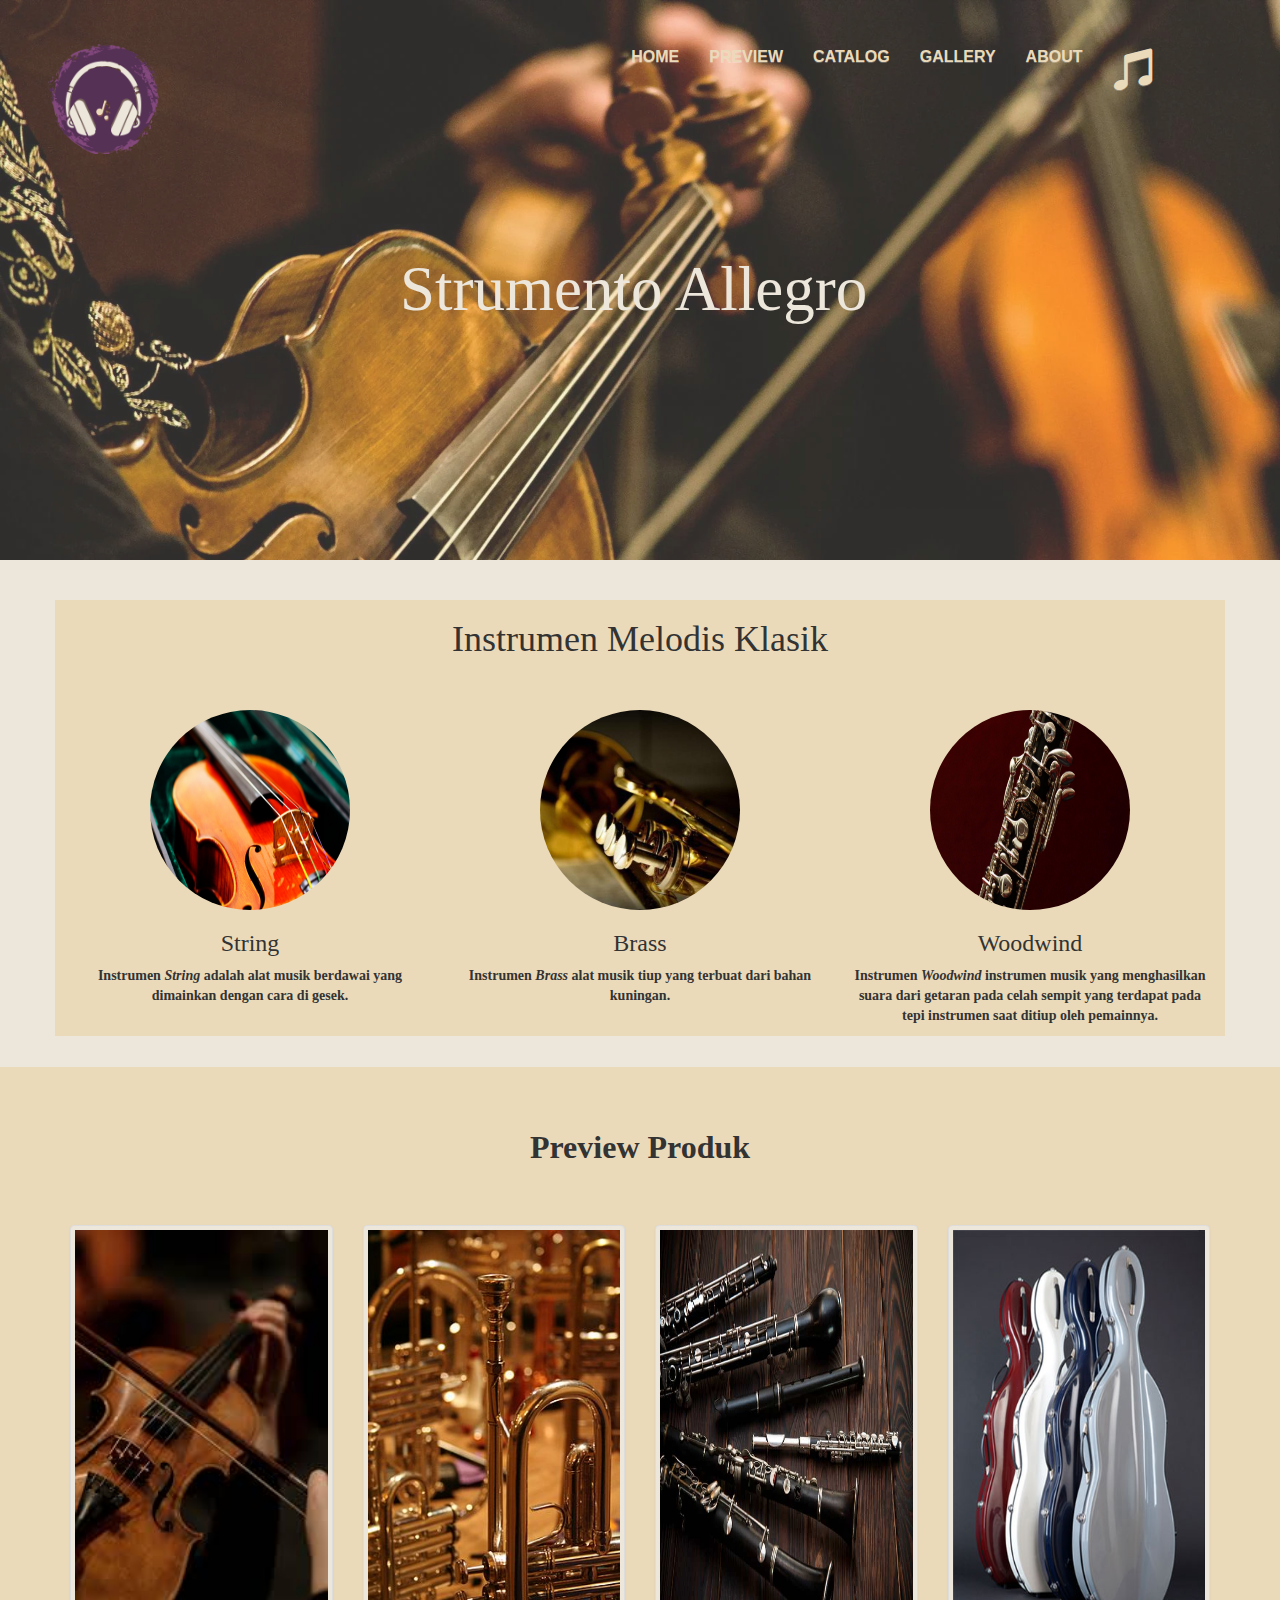
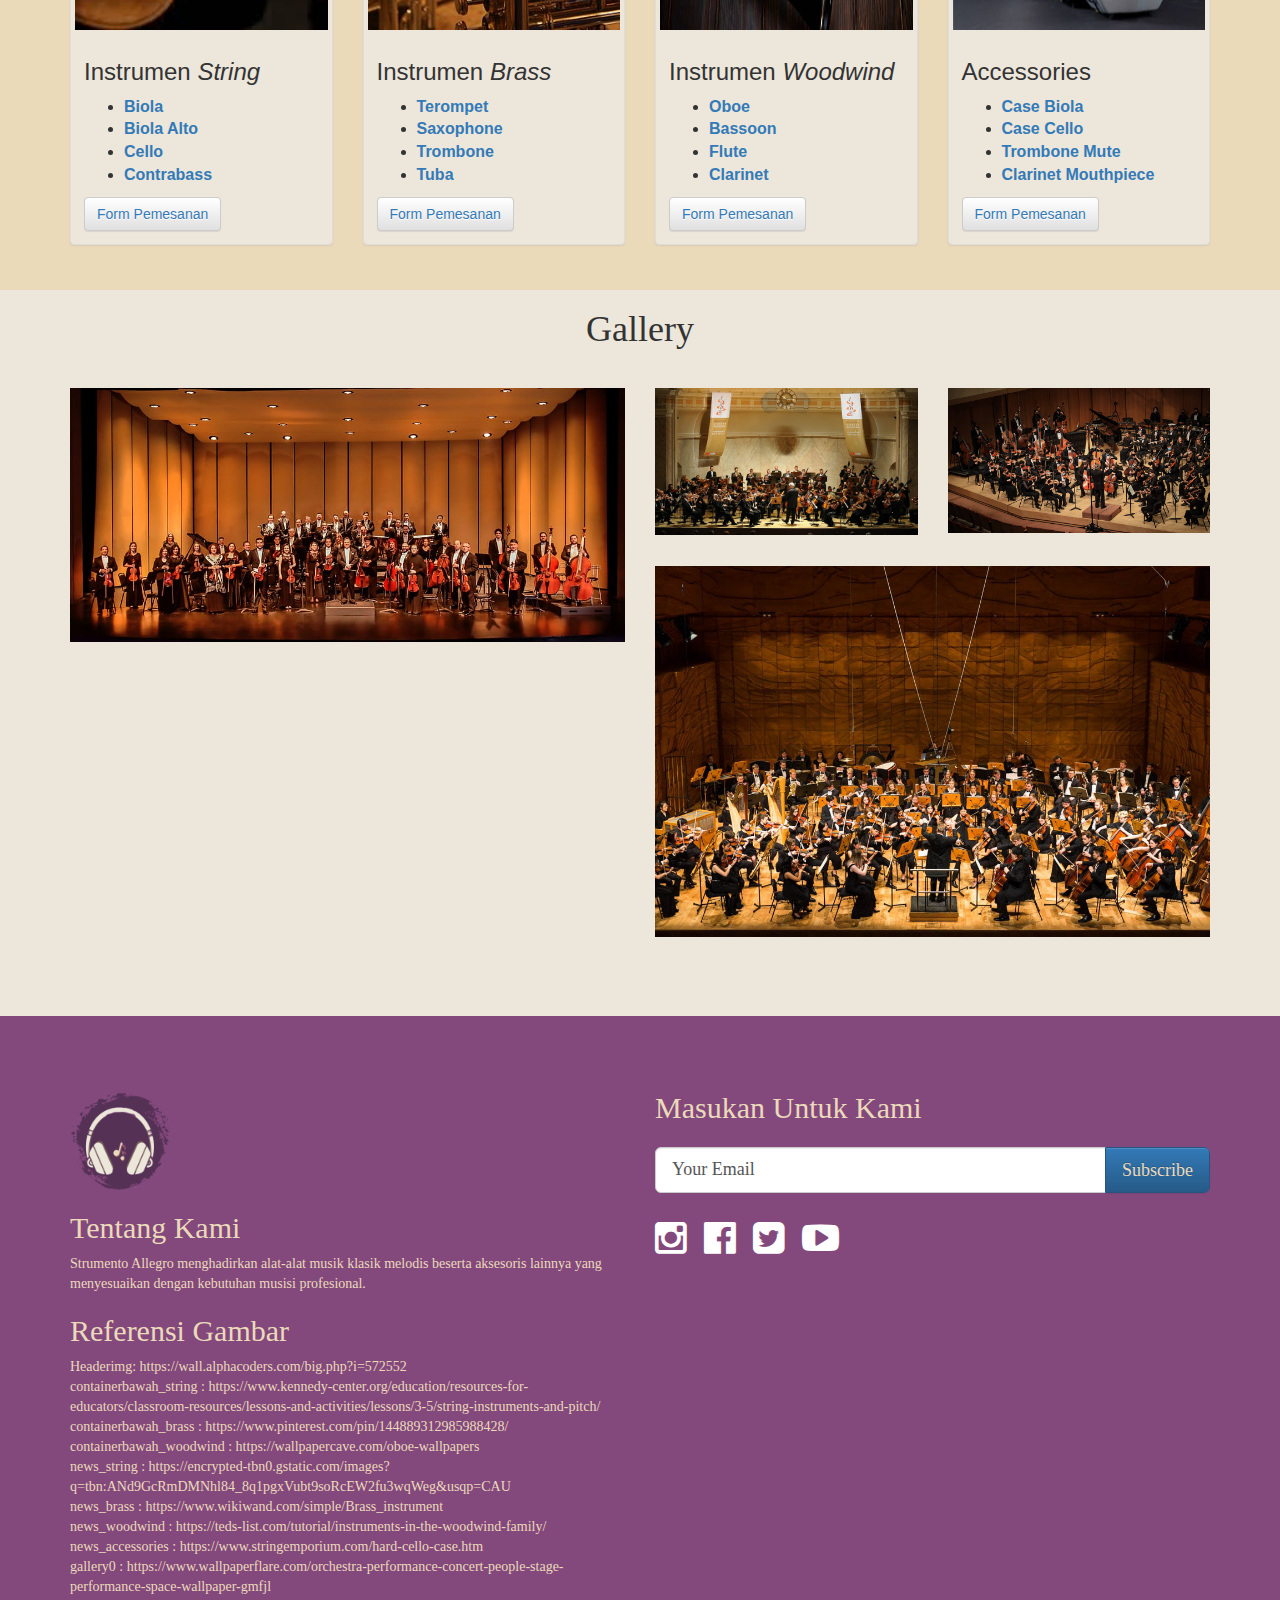
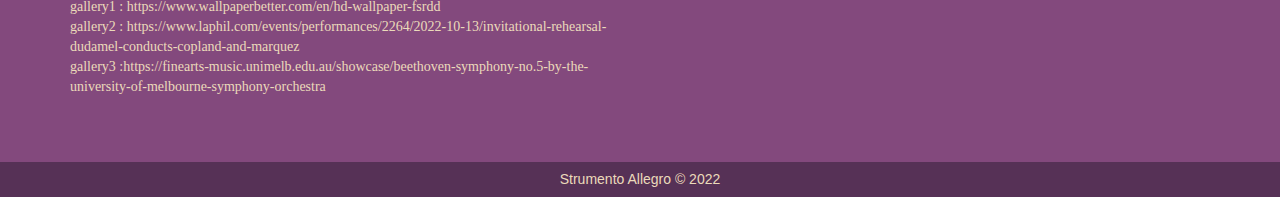
<file: index.html>
<!DOCTYPE html>
<html>

<head>
  <meta charset="utf-8">
  <meta name="viewport" content="width=device-width, initial-scale=1.0">
  <title>Benvenuto in Strumento Allegro!</title>
  <link rel="stylesheet" href="assets/bootstrap/css/bootstrap.min.css">
  <link rel="stylesheet" href="assets/fonts/font-awesome.min.css">
  <link rel="stylesheet" href="assets/css/styles.css">
</head>

<body>
  <!-- navbar -->
  <nav class="navbar navbar-default navbar-static-top">
    <div class="container" id="navbar">
      <div class="navbar-header">
        <a href="#" class="navbar-brand navbar-link"><img src="assets/img/0logo_invis.png"></a>
        <button class="navbar-toggle collapsed" data-toggle="collapse" data-target="#navcol-1"><span class="sr-only">Toggle navigation</span><span class="icon-bar"></span><span class="icon-bar"></span><span class="icon-bar"></span></button>
      </div>
      <div class="collapse navbar-collapse" id="navcol-1">
        <ul class="nav navbar-nav navbar-right">
          <li role="presentation"><a href="#home">HOME</a></li>
          <li role="presentation"><a href="#news">PREVIEW</a></li>
          <li role="presentation"><a href="catalog.html">CATALOG</a></li>
          <li role="presentation"><a href="#gallery">GALLERY</a></li>
          <li role="presentation"><a href="#about">ABOUT</a></li>
          <li role="presentation"><a href="#"><i class="glyphicon glyphicon-music"></i></a></li>
        </ul>
      </div>
    </div>
  </nav>
  <!-- navbar -->

  <!-- jumbotron -->
  <div id="background">
    <div class="jumbotron">
      <h1>Strumento Allegro</h1>
      <!--<p><a href="#" class="btn btn-default" role="button">EXPLORE</a></p>-->
    </div>
  </div>
  <!-- jumbotron -->


  <!-- container atas -->
<!--
  <div id="home">
    <div class="isi">
      <div class="container atas">
        <h1>The Culture of Indonesia</h1>
        <div class="row">
          <div class="col-lg-4 col-md-4 col-sm-12 col-xs-12">
            <i class="glyphicon glyphicon-map-marker"></i>
            <h3>STRATEGIC</h3>
            <p class="text-justify"><strong>Lorem Ipsum</strong>Berbicara tentang keingahan INDONESIA dan mempublikasikannya melalui media digital, Berbicara tentang keingahan INDONESIA dan mempublikasikannya melalui media digital.</p>
          </div>
          <div class="col-lg-4 col-md-4 col-sm-12 col-xs-12">
            <i class="glyphicon glyphicon-tree-conifer"></i>
            <h3>CLIMATE</h3>
            <p class="text-justify"><strong>Lorem Ipsum</strong>Lorem Ipsum is simply dummy text of the printing and typesetting industry.Lorem Ipsum has been the industry's standard dummy text ever since the 1500s, when an unknown printer took a galley of type and scrambled it to make a type specimen book. It has survived not only five centuries, but also the leap into electronic typesetting, remaining essentially unchanged. It was popularised in the 1960s with the release of Letraset sheets containing Lorem Ipsum passages, and more recently with desktop publishing software like Aldus PageMaker including versions of Lorem Ipsum.</p>
          </div>
          <div class="col-lg-4 col-md-4 col-sm-12 col-xs-12">
            <i class="glyphicon glyphicon-camera"></i>
            <h3>EXOTIC</h3>
            <p class="text-justify"><strong>Lorem Ipsum</strong>Lorem Ipsum is simply dummy text of the printing and typesetting industry.Lorem Ipsum has been the industry's standard dummy text ever since the 1500s, when an unknown printer took a galley of type and scrambled it to make a type specimen book. It has survived not only five centuries, but also the leap into electronic typesetting, remaining essentially unchanged. It was popularised in the 1960s with the release of Letraset sheets containing Lorem Ipsum passages, and more recently with desktop publishing software like Aldus PageMaker including versions of Lorem Ipsum.</p>
          </div>
        </div>
      </div>
    </div>
  </div>
-->
  <!-- container atas --> 


  <!-- container bawah -->
  <div class="container bawah">
    <h1>Instrumen Melodis Klasik</h1>
    <div class="row">
      <div class="col-lg-4 col-md-4 col-sm-12 col-xs-12"><img class="img-circle" src="assets/img/0instrument_string.jfif" width="200px">
        <h3>String</h3>
        <p class="text-center"><strong>Instrumen <i>String</i> </strong>adalah alat musik berdawai yang dimainkan dengan cara di gesek.</p>
      </div>
      <div class="col-lg-4 col-md-4 col-sm-12 col-xs-12"><img class="img-circle" src="assets/img/0instrument_brass.jpg" width="200px">
        <h3>Brass</h3>
        <p class="text-center"><strong>Instrumen <i>Brass</i> </strong>alat musik tiup yang terbuat dari bahan kuningan.</p>
      </div><div class="col-lg-4 col-md-4 col-sm-12 col-xs-12"><img class="img-circle" src="assets/img/0instrument_woodwind.jpg" width="200px">
        <h3>Woodwind</h3>
        <p class="text-center"><strong>Instrumen <i>Woodwind</i> </strong>instrumen musik yang menghasilkan suara dari getaran pada celah sempit yang terdapat pada tepi instrumen saat ditiup oleh pemainnya.</p>
      </div>
    </div>
  </div>
  <!-- container bawah -->

  <!-- container news -->
  <div id="news">
    <h2>Preview Produk</h2>
    <div class="container">
      <div class="row">
        <div class="col-lg-3 col-md-3 col-sm-6 col-xs-6">
          <div class="thumbnail"><img src="assets/img/news_string.png">
          <div class="caption">
            <h3>Instrumen <i>String</i></h3>
            <p class="text-justify">
              <ul>
                <li><a href="https://ta.tokopedia.com/promo/v1/clicks/[base64]?dv=desktop&uid=0&src=search&click_ad_type=2&is_search=1&keywords=biola&page=1&keyword_correction=biola&t=desktop&r=https%3A%2F%2Fwww.tokopedia.com%2Feleonoraviolin%2Fshifen-401-violin-biola-4-4-original&cpm_template_req=3&template_id_used=3&product_id=6791693272">Biola</a></li>
                <li><a href="https://www.tokopedia.com/semusichouse/viola-biola-alto-pearl-river-ukuran-size-13-13-14-14-15-15-16-16?extParam=ivf%3Dfalse%26src%3Dsearch">Biola Alto</a></li>
                <li><a href="https://www.alibaba.com/pla/large-middle-grade-customized-german-cello_62325790218.html?mark=google_shopping&biz=pla&searchText=cello&product_id=62325790218&language=en&field=UG&src=sem_ggl&from=sem_ggl&cmpgn=17916802014&adgrp=&fditm=&tgt=&locintrst=&locphyscl=1007700&mtchtyp=&ntwrk=x&device=c&dvcmdl=&creative=&plcmnt=&plcmntcat=&p1=&p2=&aceid=&position=&localKeyword=&gclid=Cj0KCQiA1NebBhDDARIsAANiDD3FOXewX9JR5zO-WDQN20qEbwGCEU-udldNp0NXvUUNgXtgXVMz7uQaAqXDEALw_wcB">Cello</a></li>
                <li><a href="https://www.tokopedia.com/discovery/rekomendasi?recomProdId=5089369606&ref=googleshopping&c=14669987697&m=363455603&p=5089369606&gclid=Cj0KCQiA1NebBhDDARIsAANiDD16Yzpskixq08EAhQ7StE8lT6m3qhkEqmx1LPV8q5OXrRBSPSMyyvEaAuxEEALw_wcB&gclsrc=aw.ds">Contrabass</a></li>
              </ul>
            </p>
            <button class="btn btn-default"type="button"><a href="order.html">Form Pemesanan</a></button>
          </div>
          </div>
        </div>
        <div class="col-lg-3 col-md-3 col-sm-6 col-xs-6">
          <div class="thumbnail"><img src="assets/img/news_brass.jpg">
          <div class="caption">
            <h3>Instrumen <i>Brass</i></h3>
            <p class="text-justify"><ul>
              <li><a href="https://www.tokopedia.com/saxophone/trumpet-boston">Terompet</a></li>
              <li><a href="https://www.tokopedia.com/ludwigbyjsax/ludwig-alto-saxophone-las-275-by-jsax-100-new?extParam=ivf%3Dfalse&src=topads">Saxophone</a></li>
              <li><a href="https://www.tokopedia.com/doremimusik/trombone-alto-slide-gold-ostrava-hardcase-original?extParam=ivf%3Dfalse%26src%3Dsearch">Trombone</a></li>
              <li><a href="https://www.alibaba.com/pla/Weifang-Rebon-nice-quality-Bb-tuba_62229516088.html?mark=google_shopping&biz=pla&searchText=trumpet&product_id=62229516088&language=en&field=UG&src=sem_ggl&from=sem_ggl&cmpgn=17916802014&adgrp=&fditm=&tgt=&locintrst=&locphyscl=1007700&mtchtyp=&ntwrk=x&device=c&dvcmdl=&creative=&plcmnt=&plcmntcat=&p1=&p2=&aceid=&position=&localKeyword=&gclid=Cj0KCQiA1NebBhDDARIsAANiDD3AhTnbcT_wvFEQI29PcBxhGsY7WmIS0kUbBmD0vvnEnsqJObV0CHYaAnoJEALw_wcB">Tuba</a></li>
            </ul></p>
            <button class="btn btn-default"type="button"><a href="order.html">Form Pemesanan</a></button>
          </div>
          </div>
        </div>
        <div class="col-lg-3 col-md-3 col-sm-6 col-xs-6">
          <div class="thumbnail"><img src="assets/img/news_woodwind.jpeg">
          <div class="caption">
            <h3>Instrumen <i>Woodwind</i></h3>
            <p class="text-justify"><ul>
              <li><a href="https://www.alibaba.com/pla/C-Key-Oboe-Professional-Oboe_60421248103.html?mark=google_shopping&biz=pla&searchText=clarinet&product_id=60421248103&language=en&field=UG&src=sem_ggl&from=sem_ggl&cmpgn=17916802014&adgrp=&fditm=&tgt=&locintrst=&locphyscl=1007700&mtchtyp=&ntwrk=x&device=c&dvcmdl=&creative=&plcmnt=&plcmntcat=&p1=&p2=&aceid=&position=&localKeyword=&gclid=Cj0KCQiA1NebBhDDARIsAANiDD3RBnZwkcnn7zcSKyT1AuVCcCx4_6JBE_rRfF3mj6qMVlDUVUB8oX0aAg8dEALw_wcB">Oboe</a></li>
              <li><a href="https://www.alibaba.com/pla/Top-class-handmade-bassoon-Chinese-fagott_1600100728778.html?mark=google_shopping&biz=pla&searchText=clarinet&product_id=1600100728778&language=en&field=UG&src=sem_ggl&from=sem_ggl&cmpgn=17916802014&adgrp=&fditm=&tgt=&locintrst=&locphyscl=1007700&mtchtyp=&ntwrk=x&device=c&dvcmdl=&creative=&plcmnt=&plcmntcat=&p1=&p2=&aceid=&position=&localKeyword=&gclid=Cj0KCQiA1NebBhDDARIsAANiDD0GQCOUR73eidcBI7eGmw91IdnATDvwMK5l5ij3nNMw3YMKhsE4Z_gaArSBEALw_wcB">Bassoon</a></li>
              <li><a href="https://shopee.co.id/Flute-Yamaha-YFL-372-i.306155985.6576566339?gclid=Cj0KCQiA1NebBhDDARIsAANiDD0j_Lc3FjUPVwA44gMxRnMmU5GbFJscl34UfwSq6gLVhWUSGo1nnMAaAm_sEALw_wcB">Flute</a></li>
              <li><a href="https://www.alibaba.com/pla/very-economical-popular-model-G-clarinet_62549234517.html?mark=google_shopping&biz=pla&searchText=clarinet&product_id=62549234517&language=en&field=UG&src=sem_ggl&from=sem_ggl&cmpgn=17916802014&adgrp=&fditm=&tgt=&locintrst=&locphyscl=1007700&mtchtyp=&ntwrk=x&device=c&dvcmdl=&creative=&plcmnt=&plcmntcat=&p1=&p2=&aceid=&position=&localKeyword=&gclid=Cj0KCQiA1NebBhDDARIsAANiDD19K0qK4epcK_V6v1OVi49bFMxcAoDs2v45cKQ_NkditMXzzfzEJOgaAk-SEALw_wcB">Clarinet</a></li>
            </ul></p>
            <button class="btn btn-default"type="button"><a href="order.html"><a href="order.html">Form Pemesanan</a></button>
          </div>
          </div>
        </div>
        <div class="col-lg-3 col-md-3 col-sm-6 col-xs-6">
          <div class="thumbnail"><img src="assets/img/news_accessories.jpg">
          <div class="caption">
            <h3>Accessories</h3>
            <p class="text-justify"><ul>
              <li><a href="https://shopee.co.id/Case-Casing-Tas-Wadah-Hardcase-Biola-Violin-Copotan-Scott-Guan-140-Ukuran-4-4-i.609105171.12295437441?gclid=Cj0KCQiA1NebBhDDARIsAANiDD1KgYyTJ_dyEz5q14-moSct6suR63_9U84nRQQd88I87kCtp6TXKD4aAhtBEALw_wcB">Case Biola</a></li>
              <li><a href="https://www.alibaba.com/pla/Lightweight-cello-case-44-carbon-fiber_62231820210.html?mark=google_shopping&biz=pla&searchText=instrument+bags+cases&product_id=62231820210&language=en&field=UG&src=sem_ggl&from=sem_ggl&cmpgn=17916802014&adgrp=&fditm=&tgt=&locintrst=&locphyscl=1007700&mtchtyp=&ntwrk=x&device=c&dvcmdl=&creative=&plcmnt=&plcmntcat=&p1=&p2=&aceid=&position=&localKeyword=&gclid=Cj0KCQiA1NebBhDDARIsAANiDD0yMQQtFI55MFhmQS9PSb13jGhY3_izN-TCTARli3CMK_qNLaSQBoEaAkmoEALw_wcB">Case Cello</a></li>
              <li><a href="https://www.ebay.com/itm/304586205684?norover=1&mkevt=1&mkrid=711-153320-877651-5&mkcid=2&itemid=304586205684&targetid=360989572517&device=c&mktype=pla&googleloc=1007700&poi=&campaignid=18192474926&mkgroupid=143477260951&rlsatarget=pla-360989572517&abcId=&merchantid=119648210&gclid=Cj0KCQiA1NebBhDDARIsAANiDD2X1zb0-Z4kcHz3QRX78pWCBG9LlcNlN7CWl-T5Ll9fdJDboEOx4m8aArODEALw_wcB">Trombone Mute</a></li>
              <li><a href="https://www.alibaba.com/pla/acrylic-Transparent-Bb-Clarinet-Mouthpiece-saxophone_62590500362.html?mark=google_shopping&biz=pla&searchText=musical+instruments+accessories&product_id=62590500362&language=en&field=UG&src=sem_ggl&from=sem_ggl&cmpgn=17916802014&adgrp=&fditm=&tgt=&locintrst=&locphyscl=1007700&mtchtyp=&ntwrk=x&device=c&dvcmdl=&creative=&plcmnt=&plcmntcat=&p1=&p2=&aceid=&position=&localKeyword=&gclid=Cj0KCQiA1NebBhDDARIsAANiDD2buWy02G7M7cPW1TE0W2apUnAVMKjFlU9FTeDaA6r9CT-3epWPw7EaAngNEALw_wcB">Clarinet Mouthpiece</a></li>
            </ul></p>
            <button class="btn btn-default"type="button"><a href="order.html">Form Pemesanan</a></button>
          </div>
          </div>
        </div>
      </div>
    </div>
  </div>
  <!-- container news -->

  <!-- gallery -->
  <div id="gallery">
    <div class="container">
      <h1>Gallery</h1>
      <div class="row">
        <div class="col-lg-6 col-md-6 col-sm-6 col-xs-6" id="satu"><img class="img-responsive" src="assets/img/gallery_orc0.jpg" width="3000px"></div>
        <div class="col-lg-3 col-md-3 col-sm-3 col-xs-3" id="satu"><img class="img-responsive" src="assets/img/gallery_orc1.jpg" width="300px"></div>
        <div class="col-lg-3 col-md-3 col-sm-3 col-xs-3" id="satu"><img class="img-responsive" src="assets/img/gallery_orc2.jpg" width="300px"></div>
        <div class="col-lg-6 col-md-6 col-sm-6 col-xs-6" id="dua"><img class="img-responsive" src="assets/img/gallery_orc3.jpg" width="600px"></div>
      </div>
    </div>
  </div>
  <!-- gallery -->

  <!-- about -->
  <div id="about">
    <div class="container footer">
      <div class="col-lg-6 col-md-6 col-sm-12 col-xs-12">
        <h1> <img src="assets/img/0logo_invis.png" width="180px"></h1>
        <h2>Tentang Kami</h2>
        <p>Strumento Allegro menghadirkan alat-alat musik klasik melodis beserta aksesoris lainnya yang menyesuaikan dengan kebutuhan musisi profesional.</p>
        <h2>Referensi Gambar</h2>
        <p>Headerimg: https://wall.alphacoders.com/big.php?i=572552<br>
          containerbawah_string : https://www.kennedy-center.org/education/resources-for-educators/classroom-resources/lessons-and-activities/lessons/3-5/string-instruments-and-pitch/<br>
          containerbawah_brass : https://www.pinterest.com/pin/144889312985988428/<br>
          containerbawah_woodwind : https://wallpapercave.com/oboe-wallpapers<br>
          
          news_string : https://encrypted-tbn0.gstatic.com/images?q=tbn:ANd9GcRmDMNhl84_8q1pgxVubt9soRcEW2fu3wqWeg&usqp=CAU<br>
          news_brass : https://www.wikiwand.com/simple/Brass_instrument<br>
          news_woodwind : https://teds-list.com/tutorial/instruments-in-the-woodwind-family/<br>
          news_accessories : https://www.stringemporium.com/hard-cello-case.htm<br>
          
          gallery0 : https://www.wallpaperflare.com/orchestra-performance-concert-people-stage-performance-space-wallpaper-gmfjl<br>
          gallery1 : https://www.wallpaperbetter.com/en/hd-wallpaper-fsrdd<br>
          gallery2 : https://www.laphil.com/events/performances/2264/2022-10-13/invitational-rehearsal-dudamel-conducts-copland-and-marquez<br>
          gallery3 :https://finearts-music.unimelb.edu.au/showcase/beethoven-symphony-no.5-by-the-university-of-melbourne-symphony-orchestra</p>
      </div>
        <div class="col-lg-6 col-md-6 col-sm-12 col-xs-12">
          <h2>Masukan Untuk Kami</h2>
          <div class="input-group input-group-lg">
            <input type="text" class="form-control" value="Your Email">
            <div class="input-group-btn">
              <button class="btn btn-primary" type="submit">Subscribe </button>
            </div>
          </div>
          <div id="icon"><i class="fa fa-instagram"></i><i class="fa fa-facebook-official"></i><i class="fa fa-twitter-square"></i><i class="fa fa-youtube-play"></i></div>
        </div>
    </div>
  </div>
  <!-- about -->

  <!-- kaki -->
  <div id="kaki">
    <div class="container">
      <h5 class="text-center">Strumento Allegro © 2022</h5>
    </div>
  </div>
  <!-- kaki -->
  <script src="assets/js/jquery.min.js"></script>
  <script src="assets/bootstrap/js/bootstrap.min.js"></script>
</body>

</html>
</file>
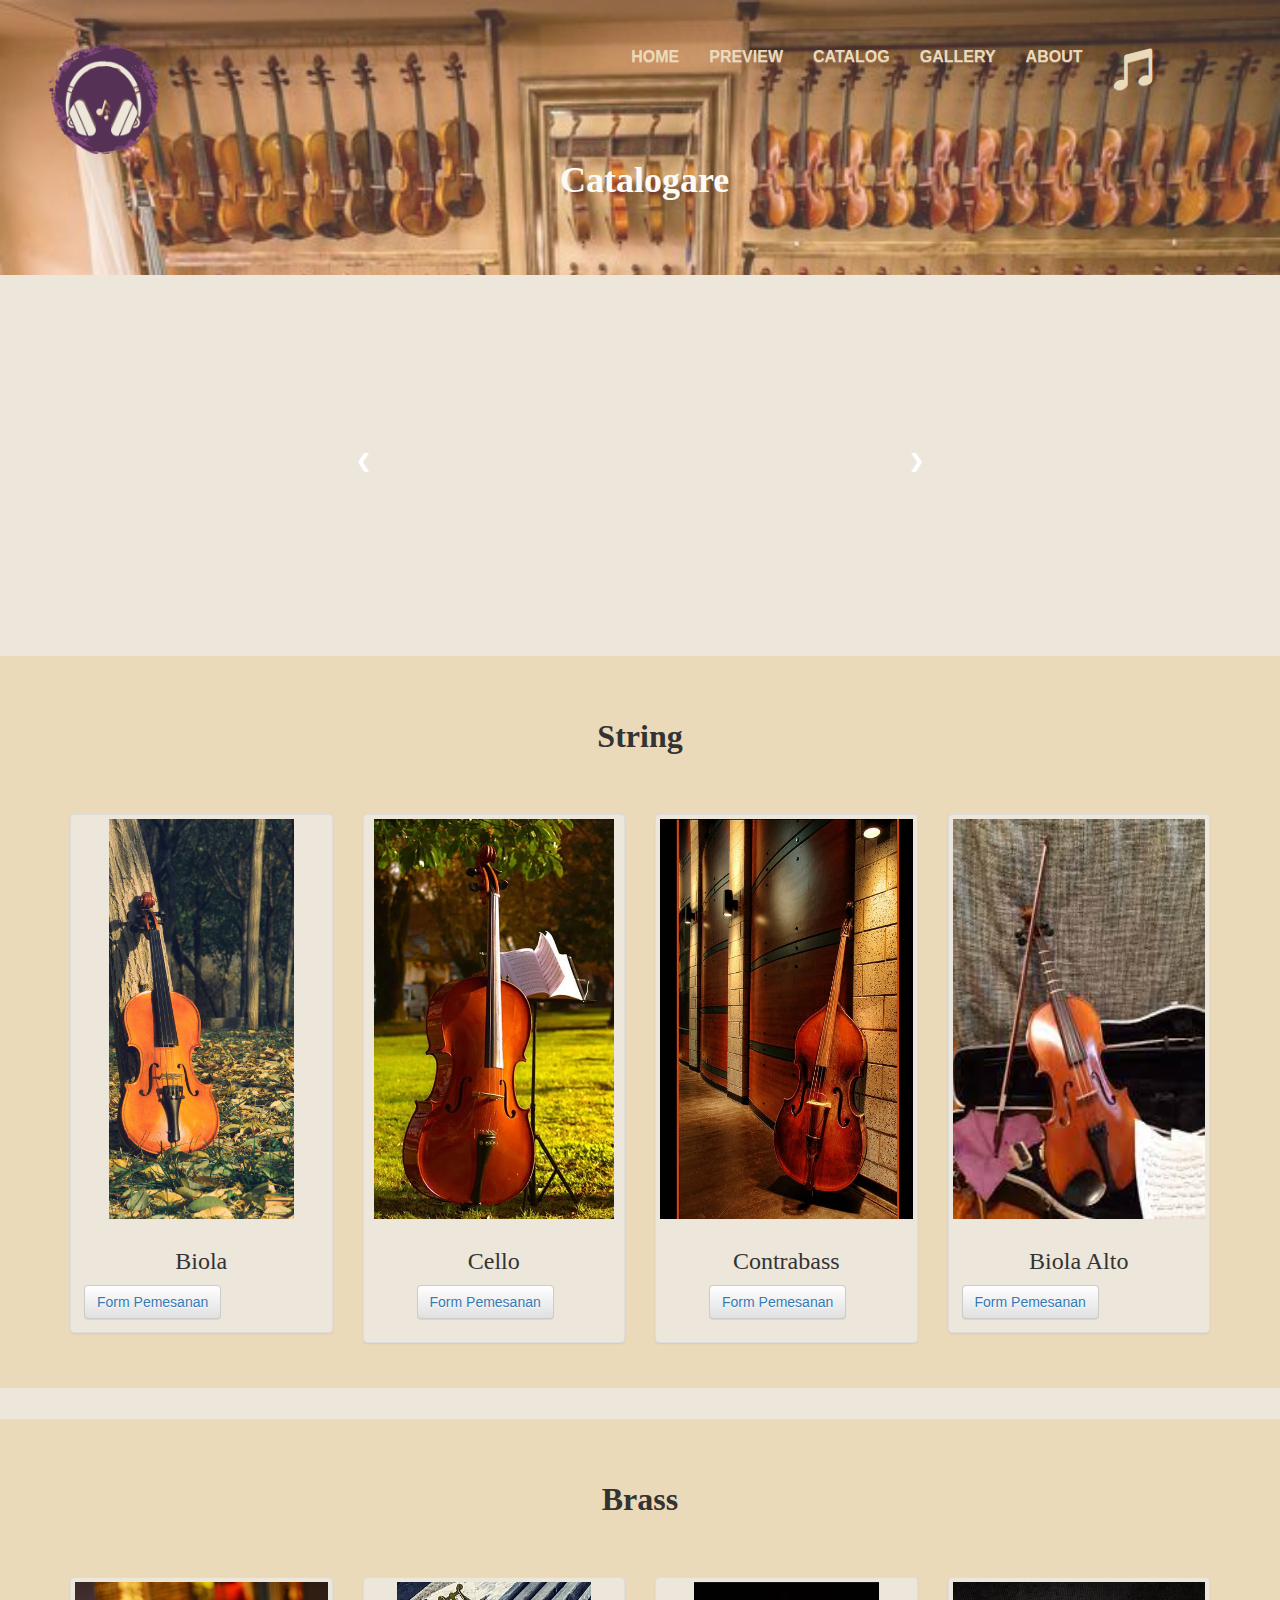
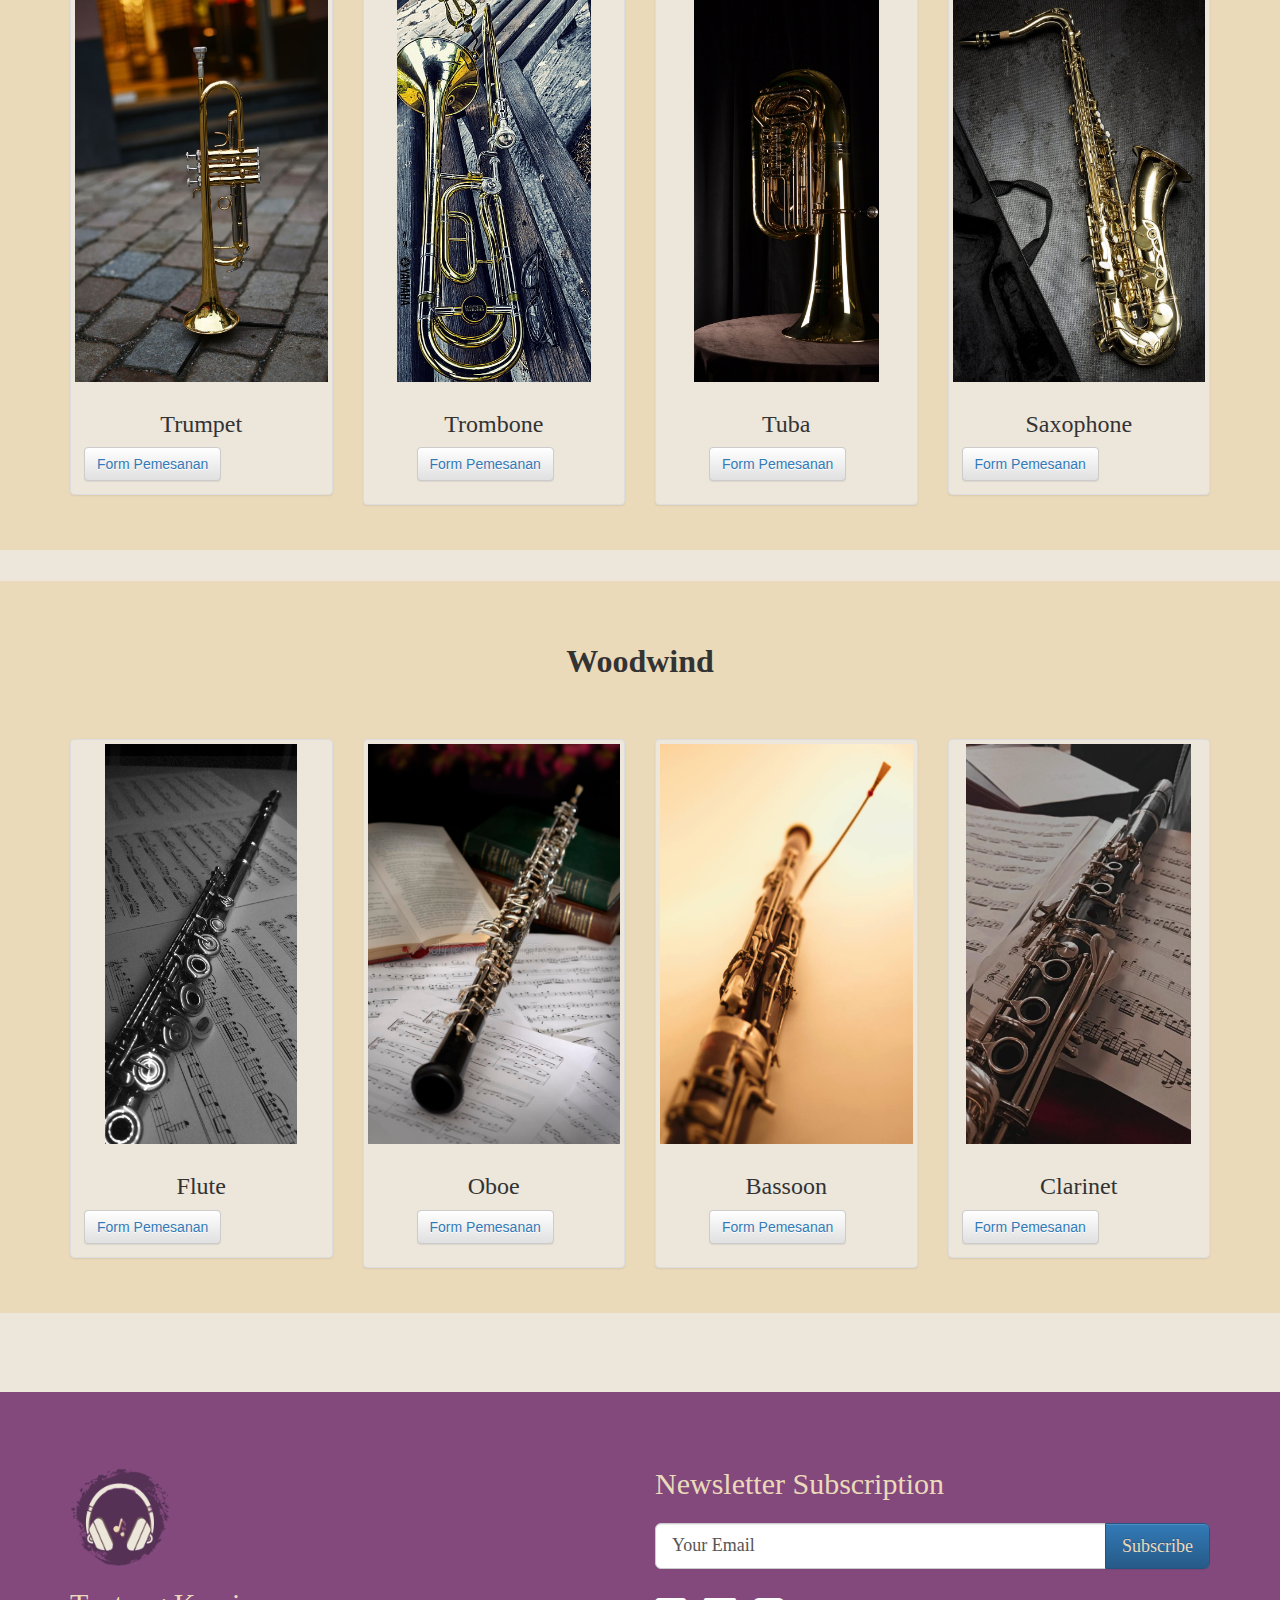
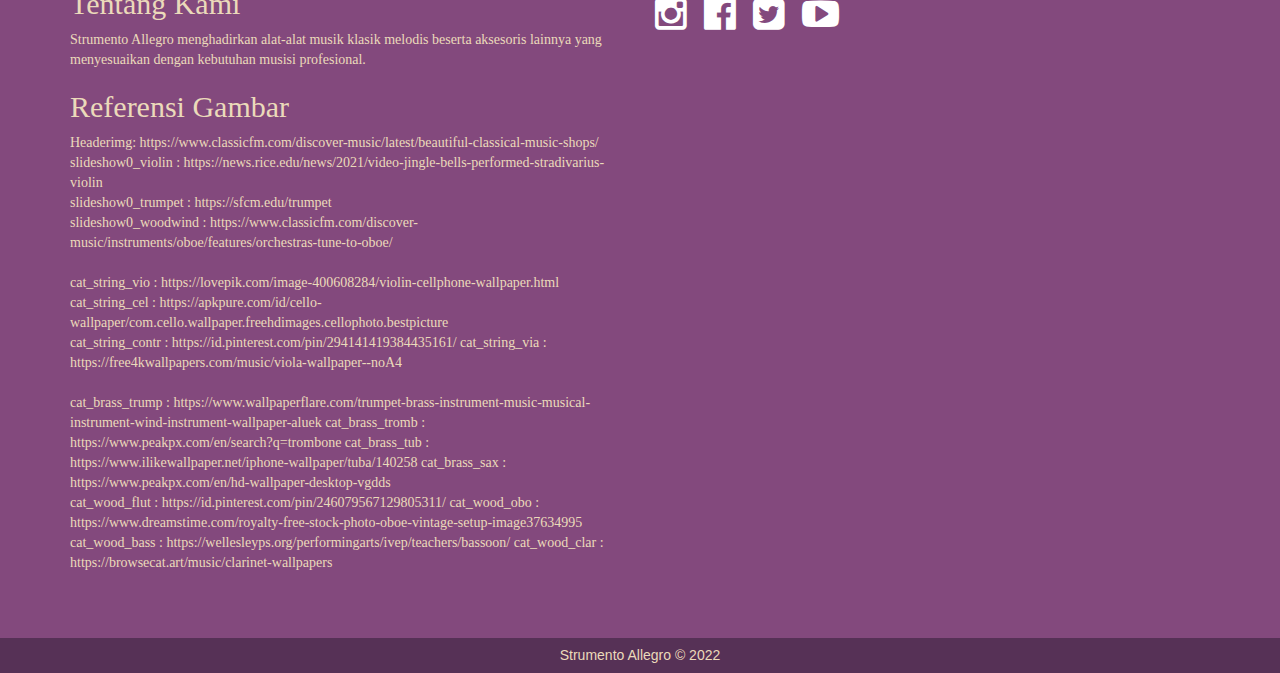
<file: catalog.html>
<!DOCTYPE html>
<html>

<head>
  <meta charset="utf-8">
  <meta name="viewport" content="width=device-width, initial-scale=1.0">
  <title>Catalogare</title>
  <link rel="stylesheet" href="assets/bootstrap/css/bootstrap.min.css">
  <link rel="stylesheet" href="assets/fonts/font-awesome.min.css">
  <link rel="stylesheet" href="assets/css/styles.css">
</head>

<body>
  <!-- navbar -->
  <nav class="navbar navbar-default navbar-static-top">
    <div class="container" id="navbar">
      <div class="navbar-header">
        <a href="#" class="navbar-brand navbar-link"><img src="assets/img/0logo_invis.png"></a>
        <button class="navbar-toggle collapsed" data-toggle="collapse" data-target="#navcol-1"><span class="sr-only">Toggle navigation</span><span class="icon-bar"></span><span class="icon-bar"></span><span class="icon-bar"></span></button>
      </div>
      <div class="collapse navbar-collapse" id="navcol-1">
        <ul class="nav navbar-nav navbar-right">
          <li role="presentation"><a href="index.html">HOME</a></li>
          <li role="presentation"><a href="index.html#news">PREVIEW</a></li>
          <li role="presentation"><a href="#">CATALOG</a></li>
          <li role="presentation"><a href="index.html#gallery">GALLERY</a></li>
          <li role="presentation"><a href="#about">ABOUT</a></li>
          <li role="presentation"><a href="#"><i class="glyphicon glyphicon-music"></i></a></li>
        </ul>
      </div>
    </div>
  </nav>
  <!-- navbar -->

  <!-- jumbotron -->
  <div id="background_catalog">
    <div class="jumbotron_catalog">
      <h1>Catalogare</h1>
      <!--<p><a href="#" class="btn btn-default" role="button">EXPLORE</a></p>-->
    </div>
  </div>
  <!-- jumbotron -->


  <!-- container atas -->
<!--
  <div id="home">
    <div class="isi">
      <div class="container atas">
        <h1>The Culture of Indonesia</h1>
        <div class="row">
          <div class="col-lg-4 col-md-4 col-sm-12 col-xs-12">
            <i class="glyphicon glyphicon-map-marker"></i>
            <h3>STRATEGIC</h3>
            <p class="text-justify"><strong>Lorem Ipsum</strong>Berbicara tentang keingahan INDONESIA dan mempublikasikannya melalui media digital, Berbicara tentang keingahan INDONESIA dan mempublikasikannya melalui media digital.</p>
          </div>
          <div class="col-lg-4 col-md-4 col-sm-12 col-xs-12">
            <i class="glyphicon glyphicon-tree-conifer"></i>
            <h3>CLIMATE</h3>
            <p class="text-justify"><strong>Lorem Ipsum</strong>Lorem Ipsum is simply dummy text of the printing and typesetting industry.Lorem Ipsum has been the industry's standard dummy text ever since the 1500s, when an unknown printer took a galley of type and scrambled it to make a type specimen book. It has survived not only five centuries, but also the leap into electronic typesetting, remaining essentially unchanged. It was popularised in the 1960s with the release of Letraset sheets containing Lorem Ipsum passages, and more recently with desktop publishing software like Aldus PageMaker including versions of Lorem Ipsum.</p>
          </div>
          <div class="col-lg-4 col-md-4 col-sm-12 col-xs-12">
            <i class="glyphicon glyphicon-camera"></i>
            <h3>EXOTIC</h3>
            <p class="text-justify"><strong>Lorem Ipsum</strong>Lorem Ipsum is simply dummy text of the printing and typesetting industry.Lorem Ipsum has been the industry's standard dummy text ever since the 1500s, when an unknown printer took a galley of type and scrambled it to make a type specimen book. It has survived not only five centuries, but also the leap into electronic typesetting, remaining essentially unchanged. It was popularised in the 1960s with the release of Letraset sheets containing Lorem Ipsum passages, and more recently with desktop publishing software like Aldus PageMaker including versions of Lorem Ipsum.</p>
          </div>
        </div>
      </div>
    </div>
  </div>
-->
  <!-- container atas --> 


  <!-- container bawah 
  <div class="container bawah">
    <h1>Instrumen Melodis Klasik</h1>
    <div class="row">
      <div class="col-lg-4 col-md-4 col-sm-12 col-xs-12"><img class="img-circle" src="assets/img/0instrument_string.jfif" width="200px">
        <h3>String</h3>
        <p class="text-center"><strong>Instrumen <i>String</i> </strong>adalah alat musik berdawai yang dimainkan dengan cara di gesek.</p>
      </div>
      <div class="col-lg-4 col-md-4 col-sm-12 col-xs-12"><img class="img-circle" src="assets/img/0instrument_brass.jpg" width="200px">
        <h3>Brass</h3>
        <p class="text-center"><strong>Instrumen <i>Brass</i> </strong>alat musik tiup yang terbuat dari bahan kuningan.</p>
      </div><div class="col-lg-4 col-md-4 col-sm-12 col-xs-12"><img class="img-circle" src="assets/img/0instrument_woodwind.jpg" width="200px">
        <h3>Woodwind</h3>
        <p class="text-center"><strong>Instrumen <i>Woodwind</i> </strong>instrumen musik yang menghasilkan suara dari getaran pada celah sempit yang terdapat pada tepi instrumen saat ditiup oleh pemainnya.</p>
      </div>
    </div>
  </div>
  <!-- container bawah -->

  <!-- container news 
  <div id="news">
    <h2>Preview Produk</h2>
    <div class="container">
      <div class="row">
        <div class="col-lg-3 col-md-3 col-sm-6 col-xs-6">
          <div class="thumbnail"><img src="assets/img/news_string.png">
          <div class="caption">
            <h3>Instrumen <i>String</i></h3>
            <p class="text-justify">
              <ul>
                <li><a href="https://ta.tokopedia.com/promo/v1/clicks/[base64]?dv=desktop&uid=0&src=search&click_ad_type=2&is_search=1&keywords=biola&page=1&keyword_correction=biola&t=desktop&r=https%3A%2F%2Fwww.tokopedia.com%2Feleonoraviolin%2Fshifen-401-violin-biola-4-4-original&cpm_template_req=3&template_id_used=3&product_id=6791693272">Biola</a></li>
                <li><a href="https://www.tokopedia.com/semusichouse/viola-biola-alto-pearl-river-ukuran-size-13-13-14-14-15-15-16-16?extParam=ivf%3Dfalse%26src%3Dsearch">Biola Alto</a></li>
                <li><a href="https://www.alibaba.com/pla/large-middle-grade-customized-german-cello_62325790218.html?mark=google_shopping&biz=pla&searchText=cello&product_id=62325790218&language=en&field=UG&src=sem_ggl&from=sem_ggl&cmpgn=17916802014&adgrp=&fditm=&tgt=&locintrst=&locphyscl=1007700&mtchtyp=&ntwrk=x&device=c&dvcmdl=&creative=&plcmnt=&plcmntcat=&p1=&p2=&aceid=&position=&localKeyword=&gclid=Cj0KCQiA1NebBhDDARIsAANiDD3FOXewX9JR5zO-WDQN20qEbwGCEU-udldNp0NXvUUNgXtgXVMz7uQaAqXDEALw_wcB">Cello</a></li>
                <li><a href="https://www.tokopedia.com/discovery/rekomendasi?recomProdId=5089369606&ref=googleshopping&c=14669987697&m=363455603&p=5089369606&gclid=Cj0KCQiA1NebBhDDARIsAANiDD16Yzpskixq08EAhQ7StE8lT6m3qhkEqmx1LPV8q5OXrRBSPSMyyvEaAuxEEALw_wcB&gclsrc=aw.ds">Contrabass</a></li>
              </ul>
            </p>
            <button class="btn btn-default"type="button"><a href="order.html">Form Pemesanan</a></button>
          </div>
          </div>
        </div>
        <div class="col-lg-3 col-md-3 col-sm-6 col-xs-6">
          <div class="thumbnail"><img src="assets/img/news_brass.jpg">
          <div class="caption">
            <h3>Instrumen <i>Brass</i></h3>
            <p class="text-justify"><ul>
              <li><a href="https://www.tokopedia.com/saxophone/trumpet-boston">Terompet</a></li>
              <li><a href="https://www.tokopedia.com/ludwigbyjsax/ludwig-alto-saxophone-las-275-by-jsax-100-new?extParam=ivf%3Dfalse&src=topads">Saxophone</a></li>
              <li><a href="https://www.tokopedia.com/doremimusik/trombone-alto-slide-gold-ostrava-hardcase-original?extParam=ivf%3Dfalse%26src%3Dsearch">Trombone</a></li>
              <li><a href="https://www.alibaba.com/pla/Weifang-Rebon-nice-quality-Bb-tuba_62229516088.html?mark=google_shopping&biz=pla&searchText=trumpet&product_id=62229516088&language=en&field=UG&src=sem_ggl&from=sem_ggl&cmpgn=17916802014&adgrp=&fditm=&tgt=&locintrst=&locphyscl=1007700&mtchtyp=&ntwrk=x&device=c&dvcmdl=&creative=&plcmnt=&plcmntcat=&p1=&p2=&aceid=&position=&localKeyword=&gclid=Cj0KCQiA1NebBhDDARIsAANiDD3AhTnbcT_wvFEQI29PcBxhGsY7WmIS0kUbBmD0vvnEnsqJObV0CHYaAnoJEALw_wcB">Tuba</a></li>
            </ul></p>
            <button class="btn btn-default"type="button"><a href="order.html">Form Pemesanan</a></button>
          </div>
          </div>
        </div>
        <div class="col-lg-3 col-md-3 col-sm-6 col-xs-6">
          <div class="thumbnail"><img src="assets/img/news_woodwind.jpeg">
          <div class="caption">
            <h3>Instrumen <i>Woodwind</i></h3>
            <p class="text-justify"><ul>
              <li><a href="https://www.alibaba.com/pla/C-Key-Oboe-Professional-Oboe_60421248103.html?mark=google_shopping&biz=pla&searchText=clarinet&product_id=60421248103&language=en&field=UG&src=sem_ggl&from=sem_ggl&cmpgn=17916802014&adgrp=&fditm=&tgt=&locintrst=&locphyscl=1007700&mtchtyp=&ntwrk=x&device=c&dvcmdl=&creative=&plcmnt=&plcmntcat=&p1=&p2=&aceid=&position=&localKeyword=&gclid=Cj0KCQiA1NebBhDDARIsAANiDD3RBnZwkcnn7zcSKyT1AuVCcCx4_6JBE_rRfF3mj6qMVlDUVUB8oX0aAg8dEALw_wcB">Oboe</a></li>
              <li><a href="https://www.alibaba.com/pla/Top-class-handmade-bassoon-Chinese-fagott_1600100728778.html?mark=google_shopping&biz=pla&searchText=clarinet&product_id=1600100728778&language=en&field=UG&src=sem_ggl&from=sem_ggl&cmpgn=17916802014&adgrp=&fditm=&tgt=&locintrst=&locphyscl=1007700&mtchtyp=&ntwrk=x&device=c&dvcmdl=&creative=&plcmnt=&plcmntcat=&p1=&p2=&aceid=&position=&localKeyword=&gclid=Cj0KCQiA1NebBhDDARIsAANiDD0GQCOUR73eidcBI7eGmw91IdnATDvwMK5l5ij3nNMw3YMKhsE4Z_gaArSBEALw_wcB">Bassoon</a></li>
              <li><a href="https://shopee.co.id/Flute-Yamaha-YFL-372-i.306155985.6576566339?gclid=Cj0KCQiA1NebBhDDARIsAANiDD0j_Lc3FjUPVwA44gMxRnMmU5GbFJscl34UfwSq6gLVhWUSGo1nnMAaAm_sEALw_wcB">Flute</a></li>
              <li><a href="https://www.alibaba.com/pla/very-economical-popular-model-G-clarinet_62549234517.html?mark=google_shopping&biz=pla&searchText=clarinet&product_id=62549234517&language=en&field=UG&src=sem_ggl&from=sem_ggl&cmpgn=17916802014&adgrp=&fditm=&tgt=&locintrst=&locphyscl=1007700&mtchtyp=&ntwrk=x&device=c&dvcmdl=&creative=&plcmnt=&plcmntcat=&p1=&p2=&aceid=&position=&localKeyword=&gclid=Cj0KCQiA1NebBhDDARIsAANiDD19K0qK4epcK_V6v1OVi49bFMxcAoDs2v45cKQ_NkditMXzzfzEJOgaAk-SEALw_wcB">Clarinet</a></li>
            </ul></p>
            <button class="btn btn-default"type="button"><a href="order.html"><a href="order.html">Form Pemesanan</a></button>
          </div>
          </div>
        </div>
        <div class="col-lg-3 col-md-3 col-sm-6 col-xs-6">
          <div class="thumbnail"><img src="assets/img/news_accessories.jpg">
          <div class="caption">
            <h3>Accessories</h3>
            <p class="text-justify"><ul>
              <li><a href="https://shopee.co.id/Case-Casing-Tas-Wadah-Hardcase-Biola-Violin-Copotan-Scott-Guan-140-Ukuran-4-4-i.609105171.12295437441?gclid=Cj0KCQiA1NebBhDDARIsAANiDD1KgYyTJ_dyEz5q14-moSct6suR63_9U84nRQQd88I87kCtp6TXKD4aAhtBEALw_wcB">Case Biola</a></li>
              <li><a href="https://www.alibaba.com/pla/Lightweight-cello-case-44-carbon-fiber_62231820210.html?mark=google_shopping&biz=pla&searchText=instrument+bags+cases&product_id=62231820210&language=en&field=UG&src=sem_ggl&from=sem_ggl&cmpgn=17916802014&adgrp=&fditm=&tgt=&locintrst=&locphyscl=1007700&mtchtyp=&ntwrk=x&device=c&dvcmdl=&creative=&plcmnt=&plcmntcat=&p1=&p2=&aceid=&position=&localKeyword=&gclid=Cj0KCQiA1NebBhDDARIsAANiDD0yMQQtFI55MFhmQS9PSb13jGhY3_izN-TCTARli3CMK_qNLaSQBoEaAkmoEALw_wcB">Case Cello</a></li>
              <li><a href="https://www.ebay.com/itm/304586205684?norover=1&mkevt=1&mkrid=711-153320-877651-5&mkcid=2&itemid=304586205684&targetid=360989572517&device=c&mktype=pla&googleloc=1007700&poi=&campaignid=18192474926&mkgroupid=143477260951&rlsatarget=pla-360989572517&abcId=&merchantid=119648210&gclid=Cj0KCQiA1NebBhDDARIsAANiDD2X1zb0-Z4kcHz3QRX78pWCBG9LlcNlN7CWl-T5Ll9fdJDboEOx4m8aArODEALw_wcB">Trombone Mute</a></li>
              <li><a href="https://www.alibaba.com/pla/acrylic-Transparent-Bb-Clarinet-Mouthpiece-saxophone_62590500362.html?mark=google_shopping&biz=pla&searchText=musical+instruments+accessories&product_id=62590500362&language=en&field=UG&src=sem_ggl&from=sem_ggl&cmpgn=17916802014&adgrp=&fditm=&tgt=&locintrst=&locphyscl=1007700&mtchtyp=&ntwrk=x&device=c&dvcmdl=&creative=&plcmnt=&plcmntcat=&p1=&p2=&aceid=&position=&localKeyword=&gclid=Cj0KCQiA1NebBhDDARIsAANiDD2buWy02G7M7cPW1TE0W2apUnAVMKjFlU9FTeDaA6r9CT-3epWPw7EaAngNEALw_wcB">Clarinet Mouthpiece</a></li>
            </ul></p>
            <button class="btn btn-default"type="button"><a href="order.html">Form Pemesanan</a></button>
          </div>
          </div>
        </div>
      </div>
    </div>
  </div>
  <!-- container news -->

  <!-- gallery -
  <div id="gallery">
    <div class="container">
      <h1>Gallery</h1>
      <div class="row">
        <div class="col-lg-6 col-md-6 col-sm-6 col-xs-6" id="satu"><img class="img-responsive" src="assets/img/gallery_orc0.jpg" width="3000px"></div>
        <div class="col-lg-3 col-md-3 col-sm-3 col-xs-3" id="satu"><img class="img-responsive" src="assets/img/gallery_orc1.jpg" width="300px"></div>
        <div class="col-lg-3 col-md-3 col-sm-3 col-xs-3" id="satu"><img class="img-responsive" src="assets/img/gallery_orc2.jpg" width="300px"></div>
        <div class="col-lg-6 col-md-6 col-sm-6 col-xs-6" id="dua"><img class="img-responsive" src="assets/img/gallery_orc3.jpg" width="600px"></div>
      </div>
    </div>
  </div>
  <!-- gallery -->

<!--slideshow0-->
  <div class="slideshow-container">

    <div class="mySlides fade">
      <div class="numbertext"></div>
      <img src="assets/img/slideshow0_violin.jpg" style="width:100%" height="300px">
      <div class="text"></div>
    </div>
    
    <div class="mySlides fade">
      <div class="numbertext"></div>
      <img src="assets/img/slideshow0_trumpet.jpeg" style="width:100%" height="300px">
      <div class="text"></div>
    </div>
    
    <div class="mySlides fade">
      <div class="numbertext"></div>
      <img src="assets/img/slideshow0_woodwind.jpg" style="width:100%" height="300px">
      <div class="text"></div>
    </div>
    
    <a class="prev" onclick="plusSlides(-1)">❮</a>
    <a class="next" onclick="plusSlides(1)">❯</a>
    
    </div>
    <br>
    
  <!--slidehow0-->

  <!--list-->
  
  <div id="cat_string">
    <h2>String</h2>
    <div class="container">
      <div class="row">
        <div class="col-lg-3 col-md-3 col-sm-6 col-xs-6">
          <div class="thumbnail"><img src="assets/img/cat_string_vio.jpg">
          <div class="caption">
            <h3>Biola</i></h3>
            
            <button class="btn btn-default"type="button"><a href="order.html">Form Pemesanan</a></button>
          </div>
          </div>
        </div>
        <div class="col-lg-3 col-md-3 col-sm-6 col-xs-6">
          <div class="thumbnail"><img src="assets/img/cat_string_cel.png">
          <div class="caption">
            <h3>Cello</i></h3>
            <p class="text-justify"><ul>
        
            <button class="btn btn-default"type="button"><a href="order.html">Form Pemesanan</a></button>
          </div>
          </div>
        </div>
        <div class="col-lg-3 col-md-3 col-sm-6 col-xs-6">
          <div class="thumbnail"><img src="assets/img/cat_string_contr.jpg">
          <div class="caption">
            <h3>Contrabass</i></h3>
            <p class="text-justify"><ul>
              
            <button class="btn btn-default"type="button"><a href="order.html"><a href="order.html">Form Pemesanan</a></button>
          </div>
          </div>
        </div>
        <div class="col-lg-3 col-md-3 col-sm-6 col-xs-6">
          <div class="thumbnail"><img src="assets/img/cat_string_via.jfif">
          <div class="caption">
            <h3>Biola Alto</h3>
            
            <button class="btn btn-default"type="button"><a href="order.html">Form Pemesanan</a></button>
          </div>
          </div>
        </div>
      </div>
    </div>
  </div>

  <div id="cat_brass">
    <h2>Brass</h2>
    <div class="container">
      <div class="row">
        <div class="col-lg-3 col-md-3 col-sm-6 col-xs-6">
          <div class="thumbnail"><img src="assets/img/cat_brass_trump.jpg">
          <div class="caption">
            <h3>Trumpet</i></h3>
            
            <button class="btn btn-default"type="button"><a href="order.html">Form Pemesanan</a></button>
          </div>
          </div>
        </div>
        <div class="col-lg-3 col-md-3 col-sm-6 col-xs-6">
          <div class="thumbnail"><img src="assets/img/cat_brass_tromb.jpg">
          <div class="caption">
            <h3>Trombone</i></h3>
            <p class="text-justify"><ul>
        
            <button class="btn btn-default"type="button"><a href="order.html">Form Pemesanan</a></button>
          </div>
          </div>
        </div>
        <div class="col-lg-3 col-md-3 col-sm-6 col-xs-6">
          <div class="thumbnail"><img src="assets/img/cat_brass_tub.jpg">
          <div class="caption">
            <h3>Tuba</i></h3>
            <p class="text-justify"><ul>
              
            <button class="btn btn-default"type="button"><a href="order.html"><a href="order.html">Form Pemesanan</a></button>
          </div>
          </div>
        </div>
        <div class="col-lg-3 col-md-3 col-sm-6 col-xs-6">
          <div class="thumbnail"><img src="assets/img/cat_brass_sax.jpg">
          <div class="caption">
            <h3>Saxophone</h3>
            
            <button class="btn btn-default"type="button"><a href="order.html">Form Pemesanan</a></button>
          </div>
          </div>
        </div>
      </div>
    </div>
  </div>

  <div id="cat_wood">
    <h2>Woodwind</h2>
    <div class="container">
      <div class="row">
        <div class="col-lg-3 col-md-3 col-sm-6 col-xs-6">
          <div class="thumbnail"><img src="assets/img/cat_wood_flut.jpg">
          <div class="caption">
            <h3>Flute</i></h3>
            
            <button class="btn btn-default"type="button"><a href="order.html">Form Pemesanan</a></button>
          </div>
          </div>
        </div>
        <div class="col-lg-3 col-md-3 col-sm-6 col-xs-6">
          <div class="thumbnail"><img src="assets/img/cat_wood_obo.jpg">
          <div class="caption">
            <h3>Oboe</i></h3>
            <p class="text-justify"><ul>
        
            <button class="btn btn-default"type="button"><a href="order.html">Form Pemesanan</a></button>
          </div>
          </div>
        </div>
        <div class="col-lg-3 col-md-3 col-sm-6 col-xs-6">
          <div class="thumbnail"><img src="assets/img/cat_wood_bass.jpg">
          <div class="caption">
            <h3>Bassoon</i></h3>
            <p class="text-justify"><ul>
              
            <button class="btn btn-default"type="button"><a href="order.html"><a href="order.html">Form Pemesanan</a></button>
          </div>
          </div>
        </div>
        <div class="col-lg-3 col-md-3 col-sm-6 col-xs-6">
          <div class="thumbnail"><img src="assets/img/cat_wood_clar.png">
          <div class="caption">
            <h3>Clarinet</h3>
            
            <button class="btn btn-default" type="button"><a href="order.html">Form Pemesanan</a></button>
          </div>
          </div>
        </div>
      </div>
    </div>
  </div>

  <!--list -->

  <!-- about -->
  <div id="about">
    <div class="container footer">
      <div class="col-lg-6 col-md-6 col-sm-12 col-xs-12">
        <h1> <img src="assets/img/0logo_invis.png" width="180px"></h1>
        <h2>Tentang Kami</h2>
        <p>Strumento Allegro menghadirkan alat-alat musik klasik melodis beserta aksesoris lainnya yang menyesuaikan dengan kebutuhan musisi profesional.</p>
        <h2>Referensi Gambar</h2>
        <p>Headerimg: https://www.classicfm.com/discover-music/latest/beautiful-classical-music-shops/<br>
          slideshow0_violin : https://news.rice.edu/news/2021/video-jingle-bells-performed-stradivarius-violin<br>
          slideshow0_trumpet : https://sfcm.edu/trumpet<br>
          slideshow0_woodwind : https://www.classicfm.com/discover-music/instruments/oboe/features/orchestras-tune-to-oboe/<br>
          <br>
          cat_string_vio : https://lovepik.com/image-400608284/violin-cellphone-wallpaper.html<br>
          cat_string_cel : https://apkpure.com/id/cello-wallpaper/com.cello.wallpaper.freehdimages.cellophoto.bestpicture<br>
          cat_string_contr : https://id.pinterest.com/pin/294141419384435161/
          cat_string_via : https://free4kwallpapers.com/music/viola-wallpaper--noA4<br>
          <br>
          cat_brass_trump : https://www.wallpaperflare.com/trumpet-brass-instrument-music-musical-instrument-wind-instrument-wallpaper-aluek
          cat_brass_tromb : https://www.peakpx.com/en/search?q=trombone
          cat_brass_tub : https://www.ilikewallpaper.net/iphone-wallpaper/tuba/140258
          cat_brass_sax : https://www.peakpx.com/en/hd-wallpaper-desktop-vgdds
          <br>
          cat_wood_flut : https://id.pinterest.com/pin/246079567129805311/
          cat_wood_obo : https://www.dreamstime.com/royalty-free-stock-photo-oboe-vintage-setup-image37634995
          cat_wood_bass : https://wellesleyps.org/performingarts/ivep/teachers/bassoon/
          cat_wood_clar : https://browsecat.art/music/clarinet-wallpapers

        </p>
         
      </div>
        <div class="col-lg-6 col-md-6 col-sm-12 col-xs-12">
          <h2>Newsletter Subscription</h2>
          <div class="input-group input-group-lg">
            <input type="text" class="form-control" value="Your Email">
            <div class="input-group-btn">
              <button class="btn btn-primary" type="submit">Subscribe </button>
            </div>
          </div>
          <div id="icon"><i class="fa fa-instagram"></i><i class="fa fa-facebook-official"></i><i class="fa fa-twitter-square"></i><i class="fa fa-youtube-play"></i></div>
        </div>
    </div>
  </div>
  <!-- about -->

  <!-- kaki -->
  <div id="kaki">
    <div class="container">
      <h5 class="text-center">Strumento Allegro © 2022</h5>
    </div>
  </div>
  <!-- kaki -->
  <!--<script>
    let slideIndex = 1;
    showSlides(slideIndex);
    
    function plusSlides(n) {
      showSlides(slideIndex += n);
    }
    
    function currentSlide(n) {
      showSlides(slideIndex = n);
    }
    
    function showSlides(n) {
      let i;
      let slides = document.getElementsByClassName("mySlides");
      let dots = document.getElementsByClassName("dot");
      if (n > slides.length) {slideIndex = 1}    
      if (n < 1) {slideIndex = slides.length}
      for (i = 0; i < slides.length; i++) {
        slides[i].style.display = "none";  
      }
      for (i = 0; i < dots.length; i++) {
        dots[i].className = dots[i].className.replace(" active", "");
      }
      slides[slideIndex-1].style.display = "block";  
      dots[slideIndex-1].className += " active";
    }
    </script>-->
  <script>
    let slideIndex = 0;
showSlides();

function showSlides() {
  let i;
  let slides = document.getElementsByClassName("mySlides");
  for (i = 0; i < slides.length; i++) {
    slides[i].style.display = "none";
  }
  slideIndex++;
  if (slideIndex > slides.length) {slideIndex = 1}
  slides[slideIndex-1].style.display = "block";
  setTimeout(showSlides, 5000); // Change image every 2 seconds
}

  </script>
  <script src="assets/js/jquery.min.js"></script>
  <script src="assets/bootstrap/js/bootstrap.min.js"></script>
</body>
</html>
</file>
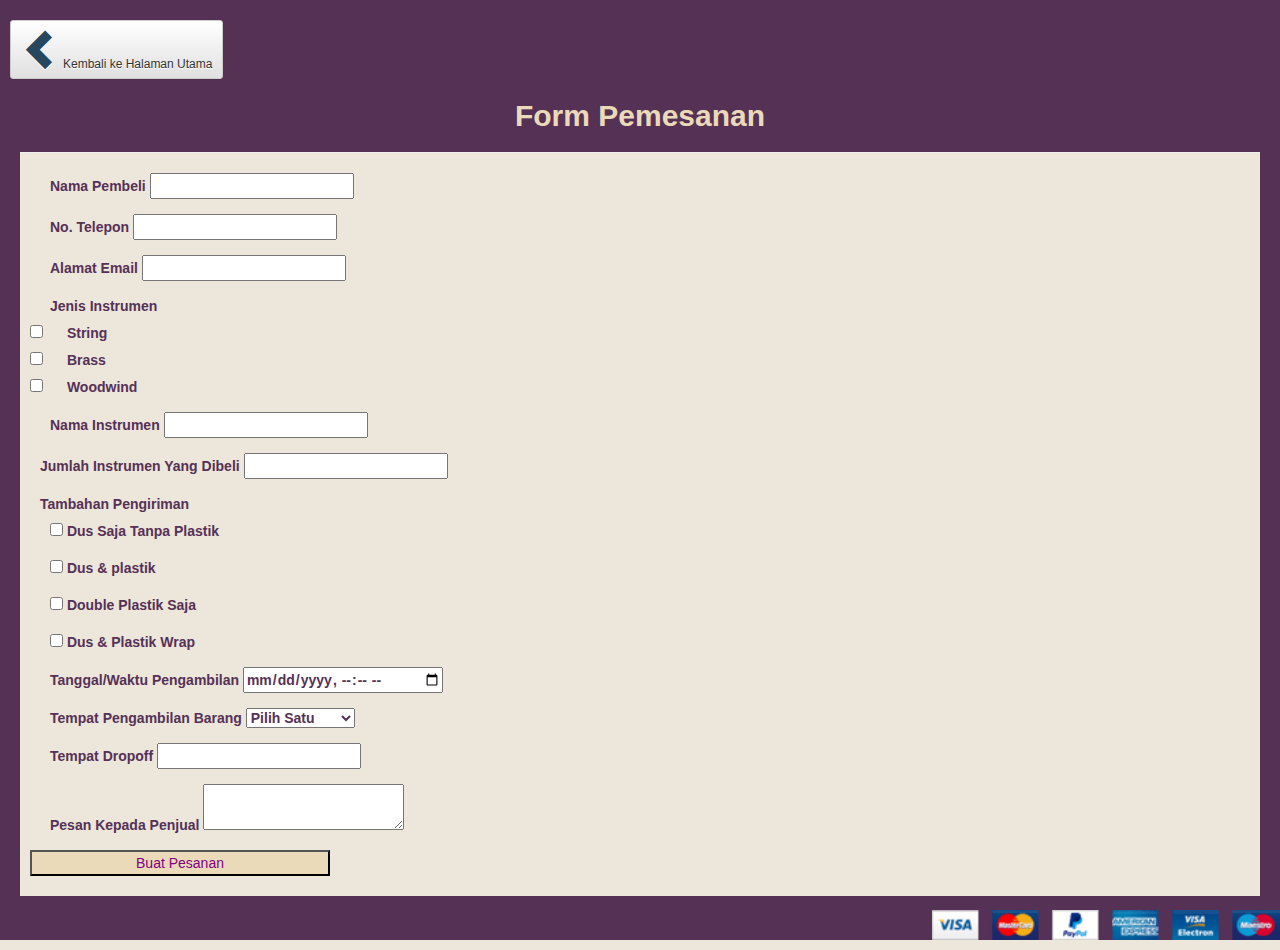
<file: order.html>
<html>
<title> Modulo D'ordine </title>
<div id="form">
<head>
  <link rel="stylesheet" href="assets/bootstrap/css/bootstrap.min.css">
  <link rel="stylesheet" href="assets/fonts/font-awesome.min.css">
  <link rel="stylesheet" href="assets/css/styles.css">
</head>
<body>
  <a href="index.html">
  <button type="button" class="btn btn-default btn-sm" style="margin-top: 20px; margin-left: 10px;">
    <span class="glyphicon glyphicon-chevron-left"></span>Kembali ke Halaman Utama
  </button></a>
  <div class="formh2"><h2 align=center><b>Form Pemesanan</b></h2></div>
 <form method="get">
  <hr>
  <p>
  <label>Nama Pembeli
  <input type="text" name="customer_name" required>
  </label>
  </p>

  <p>
  <label>No. Telepon
  <input type="tel" name="phone_number">
  </label>
  </p>

  <p>
  <label>Alamat Email
  <input type="email" name="email_address">
  </label>
  </p>
  
  <p>
  <label>Jenis Instrumen</label><br>
  <input type="checkbox" id="vehicle1" name="vehicle1" value="Bike">
  <label for="vehicle1"> String</label><br>
  <input type="checkbox" id="vehicle2" name="vehicle2" value="Car">
  <label for="vehicle2"> Brass</label><br>
  <input type="checkbox" id="vehicle3" name="vehicle3" value="Boat">
  <label for="vehicle3"> Woodwind</label>
  
  </p>

  <p>
  <label>Nama Instrumen
  <input type="text" name="warna">
  </label>
  </p>

  <label>Jumlah Instrumen Yang Dibeli <input type="text" name="jumlah"></label></p>

  <fieldset>
  <label>Tambahan Pengiriman</label>  
  <p><label> <input type="checkbox" name="extras" value="baby"> Dus Saja Tanpa Plastik </label></p>
  <p><label> <input type="checkbox" name="extras" value="wheelcair"> Dus & plastik </label></p>
  <p><label> <input type="checkbox" name="extras" value="tip"> Double Plastik Saja </label></p>
   <p><label> <input type="checkbox" name="extras" value="tip"> Dus & Plastik Wrap </label></p>
  </fieldset>

  <p>
  <label>Tanggal/Waktu Pengambilan
  <input type="datetime-local" name="pickup_time" required>
  </label>
  </p>

  <p>
  <label>Tempat Pengambilan Barang
  <select id="tempat_pengambilan" name="tempat_pengambilan">
  <option value="" selected="selected">Pilih Satu</option>
  <option value="Rumah"> Rumah</option>
  <option value="Kantor"> Kantor</option>
  <option value="Toko Penjual"> Toko Penjual</option>
  </select>
  </label>
  </p>

  <p>
  <label> Tempat Dropoff
  <input type="text" name="tempat_dropoff" required list="tujuan">
  </label>
  
  <datalist id="Tujuan">
  <option value="Airport">
  <option value="Pelabuhan">
  <option value="Rumah/Kantor">
  </datalist>
  </p>

  <p>
  <label>Pesan Kepada Penjual
  <textarea name="comments" maxlength="a500"></textarea>
  </label>
  </p>

  <p style="color:purple; border-color: #ebdaba;"><button style="margin-bottom: 20px; width: 300px;">Buat Pesanan</button></p>

  </form>

  <p style="text-align: right;"><img src="assets/img/order_payments.png" height="30px"></p>
</body>
</div>
</head>
</html>
</file>
<file: assets/css/styles.css>
body{
  margin: 0px;
  background-color: #ece6db
}

a.navbar-brand.navbar-link{
  margin-top:7px;
}

ul.nav.navbar-nav.navbar-right{
  margin-top:12px;
  margin-right:18px;
}

.navbar-default .navbar-nav > .active > a, .navbar-default .navbar-nav > .active > a:focus, .navbar-default .navbar-nav > .active > a:hover{
  color:#363535;
  background-color:#e7e7e7;
}

.navbar-default .navbar-nav > li > a:focus, .navbar-default .navbar-nav > li > a:hover{
  color:#ece6db;
  background-color:transparent;
}

.navbar-default .navbar-nav > li > a{
  color:#ebdaba;
}

.navbar-brand, .navbar-nav > li > a{
  text-shadow:0 1px 0 rgba(255,255,255,.25);
}

.navbar-default .navbar-nav > .active > a, .navbar-default .navbar-nav > .open > a{
  background-repeat:repeat-x;
  -webkit-box-shadow:inset 0 3px 9px rgba(0,0,0,.075);
  background:rgba(255, 255, 255, 0.3);
}

.navbar-default .navbar-toggle:focus, .navbar-default .navbar-toggle:hover{
  background-color:#ddd;
  background:white;
}

button.navbar-toggle.collapsed{
  margin-top:16px;
  margin-right:52px;
}

nav.navbar.navbar-default{
  height: 100px;
  background: none;
  box-shadow: none;
  border: none;
  padding-top: 25px;
  padding-left: 30px;
  padding-right: 75px;
}

.navbar-header a.navbar-brand img{
  width: 111px;
  margin-top: -4px;
}

.navbar-nav > li > a{
  padding-top: 10px;
  padding-bottom: 10px;
}

i.glyphicon.glyphicon-search{
  font-size: 20px;
  color: rgb(184,182,182);
}

#background{
  margin-top:-120px;
  background: url(../../assets/img/0header_img.jpg) no-repeat; 
  /*background:url(https://wallpaperaccess.com/full/1487819.jpg) no-repeat;*/
  opacity: 0.8;
  background-size:cover;
  padding-top:111px;
  height:560px;
  max-height:1112px;
}

#background_catalog{
  margin-top:-120px;
  background: url(../../assets/img/catalog_head.jpg) no-repeat; 
  /*background:url(https://wallpaperaccess.com/full/1487819.jpg) no-repeat;*/
  opacity: 0.8;
  background-size:cover;
  padding-top:111px;
  height:275px;
  max-height:1112px;
}

#background .jumbotron{
  background:none;
  margin-left:400px;
  max-width:1000px;
  margin-top:76px;
}

#background .jumbotron h1{
  font-family:nexa;
  color: #ece6db;
  margin-bottom:-12px;
}

#background .jumbotron p{
  font-family:raleway;
  color:white;
  margin-bottom:-12px;
  margin-top:27px;
  padding-right:307px;
}

#background_catalog .jumbotron_catalog {
  background:none;
  margin-left:560px;
  max-width:1000px;
  margin-top:50px;
}

#background_catalog .jumbotron_catalog h1 {
  font-family:nexa;
  color: white;
  margin-bottom:-12px;
  font-size: 15;
  font-weight: bolder;
}

#background_catalog .jumbotron_catalog p {
  font-family:raleway;
  color:white;
  margin-bottom:-12px;
  margin-top:27px;
  padding-right:307px;
}

#home{
  text-align: center;
}

#home .container h1{
  margin:36px;
}

#home .container .row{
  margin:-3px;
}

#home .isi .container.atas{
  background-color:#fcf9da;
  margin-top:-85px;
  padding-bottom:37px;
}

.glyphicon{
  position: relative;
  font-size: 42px;
  color: #27475e;
}

.container.bawah{
  text-align: center;
  margin-top: 40px;
  background-color: #ebdaba;
  font-family: nexa;
  font-weight: bold;
}

.container.bawah h1 {
  margin-bottom: 50px;
}

#news{
  margin-top: 31px;
  background-color: #ebdaba;
  padding-top: 43px;
  padding-bottom: 25px;
}

#news h2 {
  text-align: center;
  font-family: raleway;
  font-size: xx-large;
  font-weight: bolder;
}
#news .container {
  background-color: #ece6db;
}

#news .container .row {
  padding-top: 50px;
  background-color: #ebdaba;
}

#news .container .caption ul, li{
font-weight: bold;
font-size: medium;
}

#news .thumbnail img {
  height:400px;
  width: fit-content;

}
.col-lg-3.col-md-3.col-sm-6.col-xs-6 .caption {
  background-color: #ece6db;
}
.col-lg-3.col-md-3.col-sm-6.col-xs-6 .thumbnail {
  background-color: #ece6db;
}

.col-lg-4.col-md-4.col-sm-12.col-xs-12 img {
  width: 200px;
  height: 200px;
}
#gallery .container h1{
  text-align: center;
  font-family: raleway;
  margin-bottom: 38px;
}

#gallery .container .row #dua.col-lg-6.col-md-6.col-sm-6.col-xs-6{
  padding-top:31px;
}

#about{
  background-color: #83497d;
  margin-top: 79px;
  color: white;
}

#about .container{
  width: 100%;
  padding: 55px;
}

#about img {
  height: 100px;
  width: 100px;
}
#about .container.footer .col-lg-6.col-md-6.col-sm-12.col-xs-12{
  font-family:petitamedium;
  color: #ebdaba;
}

.input-group-btn .btn.btn-primary {
  color: #ebdaba;
  background-color: #563156;
}
.input-group.input-group-lg{
  margin-top:23px;
}

#icon{
  color:white;
  font-size:37px;
  margin-top:20px;
  position:static;
}

#icon i.fa.fa-facebook-official{
  margin-left:17px;
}

#icon i.fa.fa-twitter-square{
  margin-left:17px;
}

#icon i.fa.fa-youtube-play{
  margin-left:17px;
}

#kaki{
  color: #ebdaba;
  background-color: #563156;
}

.glyphicon.glyphicon-music {
  color: #ebdaba;
}

/*======================================================= Form Pemesanan ========================================*/

#form {
  background-color: #563156;
}
.formh2 {
  color: #ebdaba;
  background-color: #563156;
}
form {
  margin-left: 20px;
  margin-right: 20px;
  background-color:#ece6db;
}
form p {
  color:#563156;
  margin-left: 10px;
}
form label {
  color:#563156;
  margin-left: 20px;
}
button {
  text-align: center;
}

form {
  background-color:#ece6db;
}


button, button:hover, button:active, button:visited {
  background-color: #ebdaba !important;
}

/*===============================================================CATALOG==============================================*/
* {box-sizing: border-box}
body {font-family: Verdana, sans-serif; margin:0}
.mySlides {display: none}
img {vertical-align: middle;}

.slideshow-container {
  max-width: 600px;
  position: relative;
  margin: auto;
  margin-top: 30px;
}

.prev, .next {
  cursor: pointer;
  position: absolute;
  top: 50%;
  width: auto;
  padding: 16px;
  margin-top: -22px;
  color: white;
  font-weight: bold;
  font-size: 18px;
  transition: 0.6s ease;
  border-radius: 0 3px 3px 0;
  user-select: none;
}

.next {
  right: 0;
  border-radius: 3px 0 0 3px;
}

.prev:hover, .next:hover {
  background-color: rgba(0,0,0,0.8);
}

.text {
  color: #f2f2f2;
  font-size: 15px;
  padding: 8px 12px;
  position: absolute;
  bottom: 8px;
  width: 100%;
  text-align: center;
}

.numbertext {
  color: #f2f2f2;
  font-size: 12px;
  padding: 8px 12px;
  position: absolute;
  top: 0;
}

.dot {
  cursor: pointer;
  height: 15px;
  width: 15px;
  margin: 0 2px;
  background-color: #bbb;
  border-radius: 50%;
  display: inline-block;
  transition: background-color 0.6s ease;
}

.active, .dot:hover {
  background-color: #717171;
}

.fade {
  -webkit-animation-name: fade;
  -webkit-animation-duration: 1.5s;
  -webkit-animation-fill-mode: forwards; 
  animation-name: fade;
  animation-duration: 1.5s;
  animation-fill-mode: forwards; 
}

@keyframes fade {
  from {opacity: .4} 
  to {opacity: 1}
}

@media only screen and (max-width: 300px) {
  .prev, .next,.text {font-size: 11px}
}

#cat_string {
  margin-top: 31px;
  background-color: #ebdaba;
  padding-top: 43px;
  padding-bottom: 25px;
}

#cat_string h2 {
  text-align: center;
  font-family: raleway;
  font-size: xx-large;
  font-weight: bolder;
}

#cat_string h3 {
  text-align: center;
  font-family: raleway;
}

#cat_string .container {
  background-color: #ece6db;
}

#cat_string .container .row {
  padding-top: 50px;
  background-color: #ebdaba;
}

#cat_string .container .caption ul, li{
font-weight: bold;
font-size: medium;
}

#cat_string .thumbnail img {
  height:400px;
  width: fit-content;
}

#cat_brass {
  margin-top: 31px;
  background-color: #ebdaba;
  padding-top: 43px;
  padding-bottom: 25px;
}

#cat_brass h2 {
  text-align: center;
  font-family: raleway;
  font-size: xx-large;
  font-weight: bolder;
}

#cat_brass h3 {
  text-align: center;
  font-family: raleway;
}

#cat_brass .container {
  background-color: #ece6db;
}

#cat_brass .container .row {
  padding-top: 50px;
  background-color: #ebdaba;
}

#cat_brass .container .caption ul, li{
font-weight: bold;
font-size: medium;
}

#cat_brass .thumbnail img {
  height:400px;
  width: fit-content;
}

#cat_wood {
  margin-top: 31px;
  background-color: #ebdaba;
  padding-top: 43px;
  padding-bottom: 25px;
}

#cat_wood h2 {
  text-align: center;
  font-family: raleway;
  font-size: xx-large;
  font-weight: bolder;
}

#cat_wood h3 {
  text-align: center;
  font-family: raleway;
}

#cat_wood .container {
  background-color: #ece6db;
}

#cat_wood .container .row {
  padding-top: 50px;
  background-color: #ebdaba;
}

#cat_wood .container .caption ul, li{
font-weight: bold;
font-size: medium;
}

#cat_wood .thumbnail img {
  height:400px;
  width: fit-content;
}

.btn.btn-default {
  margin-left: 0%;
  margin-right: -40px;
}
</file>
